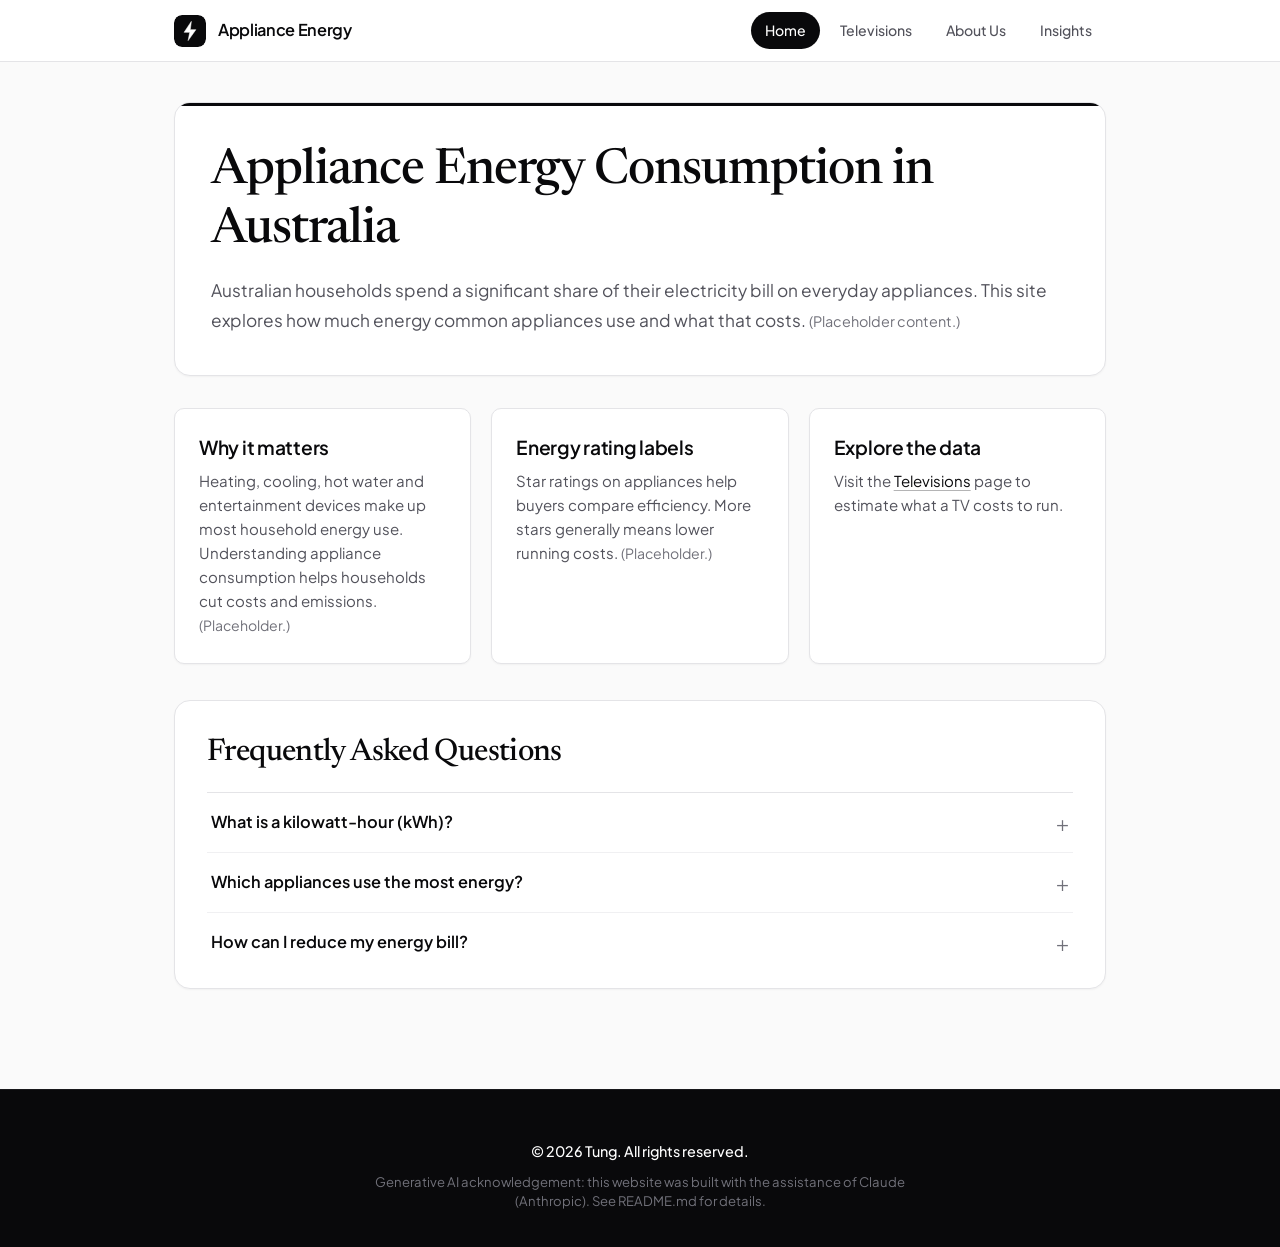
<file: index.html>
<!DOCTYPE html>
<html lang="en">

<head>
  <meta charset="UTF-8">
  <meta name="viewport" content="width=device-width, initial-scale=1">
  <title>Home | Appliance Energy Consumption Website</title>
  <link rel="icon" href="assets/img/logo.svg" type="image/svg+xml">
  <link rel="preconnect" href="https://fonts.googleapis.com">
  <link rel="preconnect" href="https://fonts.gstatic.com" crossorigin>
  <link
    href="https://fonts.googleapis.com/css2?family=Newsreader:ital,opsz,wght@0,6..72,400;0,6..72,500;0,6..72,600;1,6..72,400&family=Plus+Jakarta+Sans:wght@300;400;500;600;700&display=swap"
    rel="stylesheet">
  <link rel="stylesheet" href="assets/css/style.css">
</head>

<body>
  <header class="site-header">
    <nav class="navbar" aria-label="Main navigation">
      <a class="logo-link" href="index.html" aria-label="Go to Home page">
        <img src="assets/img/logo.svg" alt="Power logo" class="logo">
        <span class="site-name">Appliance Energy</span>
      </a>
      <ul class="nav-links">
        <li><a href="index.html" class="active" aria-current="page">Home</a></li>
        <li><a href="televisions.html">Televisions</a></li>
        <li><a href="about.html">About Us</a></li>
        <li><a href="insights.html">Insights</a></li>
      </ul>
    </nav>
  </header>

  <main class="container">
    <section class="hero">
      <h1>Appliance Energy Consumption in Australia</h1>
      <p>Australian households spend a significant share of their electricity bill on everyday appliances. This site
        explores how much energy common appliances use and what that costs. <em>(Placeholder content.)</em></p>
    </section>

    <section class="cards">
      <article class="card">
        <h2>Why it matters</h2>
        <p>Heating, cooling, hot water and entertainment devices make up most household energy use. Understanding
          appliance consumption helps households cut costs and emissions. <em>(Placeholder.)</em></p>
      </article>
      <article class="card">
        <h2>Energy rating labels</h2>
        <p>Star ratings on appliances help buyers compare efficiency. More stars generally means lower running costs.
          <em>(Placeholder.)</em></p>
      </article>
      <article class="card">
        <h2>Explore the data</h2>
        <p>Visit the <a href="televisions.html">Televisions</a> page to estimate what a TV costs to run.</p>
      </article>
    </section>

    <section class="faq" aria-labelledby="faq-title">
      <h2 id="faq-title">Frequently Asked Questions</h2>

      <div class="faq-item">
        <h3><button class="faq-question" aria-expanded="false" aria-controls="faq-1">What is a kilowatt-hour
            (kWh)?</button></h3>
        <div class="faq-answer" id="faq-1" hidden>
          <p>A kilowatt-hour is the energy used by a 1,000 W appliance running for one hour. Electricity is billed per
            kWh. <em>(Placeholder text.)</em></p>
        </div>
      </div>

      <div class="faq-item">
        <h3><button class="faq-question" aria-expanded="false" aria-controls="faq-2">Which appliances use the most
            energy?</button></h3>
        <div class="faq-answer" id="faq-2" hidden>
          <p>Typically heating and cooling systems, hot water systems, refrigerators and clothes dryers.
            <em>(Placeholder text.)</em></p>
        </div>
      </div>

      <div class="faq-item">
        <h3><button class="faq-question" aria-expanded="false" aria-controls="faq-3">How can I reduce my energy
            bill?</button></h3>
        <div class="faq-answer" id="faq-3" hidden>
          <p>Choose efficient appliances, switch off standby power, and use appliances during off-peak periods.
            <em>(Placeholder text.)</em></p>
        </div>
      </div>
    </section>
  </main>

  <footer class="site-footer">
    <p>&copy; <span id="year">2026</span> Tung. All rights reserved.</p>
    <p class="ai-note">Generative AI acknowledgement: this website was built with the assistance of Claude (Anthropic).
      See README.md for details.</p>
  </footer>

  <script src="assets/js/main.js"></script>
</body>

</html>
</file>
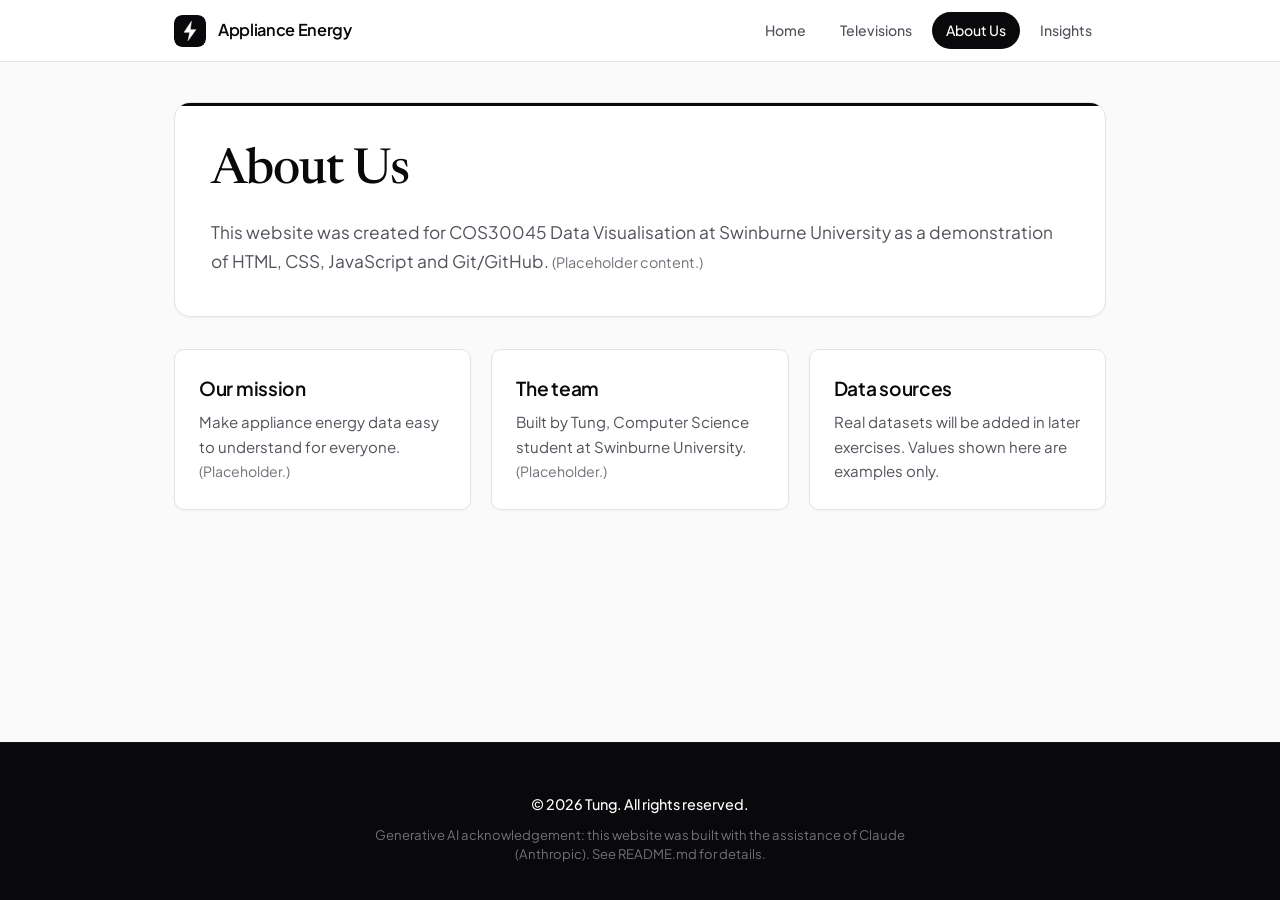
<file: about.html>
<!DOCTYPE html>
<html lang="en">
<head>
  <meta charset="UTF-8">
  <meta name="viewport" content="width=device-width, initial-scale=1">
  <title>About Us | Appliance Energy Consumption Website</title>
  <link rel="icon" href="assets/img/logo.svg" type="image/svg+xml">
  <link rel="preconnect" href="https://fonts.googleapis.com">
  <link rel="preconnect" href="https://fonts.gstatic.com" crossorigin>
  <link href="https://fonts.googleapis.com/css2?family=Newsreader:ital,opsz,wght@0,6..72,400;0,6..72,500;0,6..72,600;1,6..72,400&family=Plus+Jakarta+Sans:wght@300;400;500;600;700&display=swap" rel="stylesheet">
  <link rel="stylesheet" href="assets/css/style.css">
</head>
<body>
  <header class="site-header">
    <nav class="navbar" aria-label="Main navigation">
      <a class="logo-link" href="index.html" aria-label="Go to Home page">
        <img src="assets/img/logo.svg" alt="Power logo" class="logo">
        <span class="site-name">Appliance Energy</span>
      </a>
      <ul class="nav-links">
        <li><a href="index.html">Home</a></li>
        <li><a href="televisions.html">Televisions</a></li>
        <li><a href="about.html" class="active" aria-current="page">About Us</a></li>
        <li><a href="insights.html">Insights</a></li>
      </ul>
    </nav>
  </header>

  <main class="container">
    <section class="hero">
      <h1>About Us</h1>
      <p>This website was created for COS30045 Data Visualisation at Swinburne University as a demonstration of HTML, CSS, JavaScript and Git/GitHub. <em>(Placeholder content.)</em></p>
    </section>

    <section class="cards">
      <article class="card">
        <h2>Our mission</h2>
        <p>Make appliance energy data easy to understand for everyone. <em>(Placeholder.)</em></p>
      </article>
      <article class="card">
        <h2>The team</h2>
        <p>Built by Tung, Computer Science student at Swinburne University. <em>(Placeholder.)</em></p>
      </article>
      <article class="card">
        <h2>Data sources</h2>
        <p>Real datasets will be added in later exercises. Values shown here are examples only.</p>
      </article>
    </section>
  </main>

  <footer class="site-footer">
    <p>&copy; <span id="year">2026</span> Tung. All rights reserved.</p>
    <p class="ai-note">Generative AI acknowledgement: this website was built with the assistance of Claude (Anthropic). See README.md for details.</p>
  </footer>

  <script src="assets/js/main.js"></script>
</body>
</html>
</file>
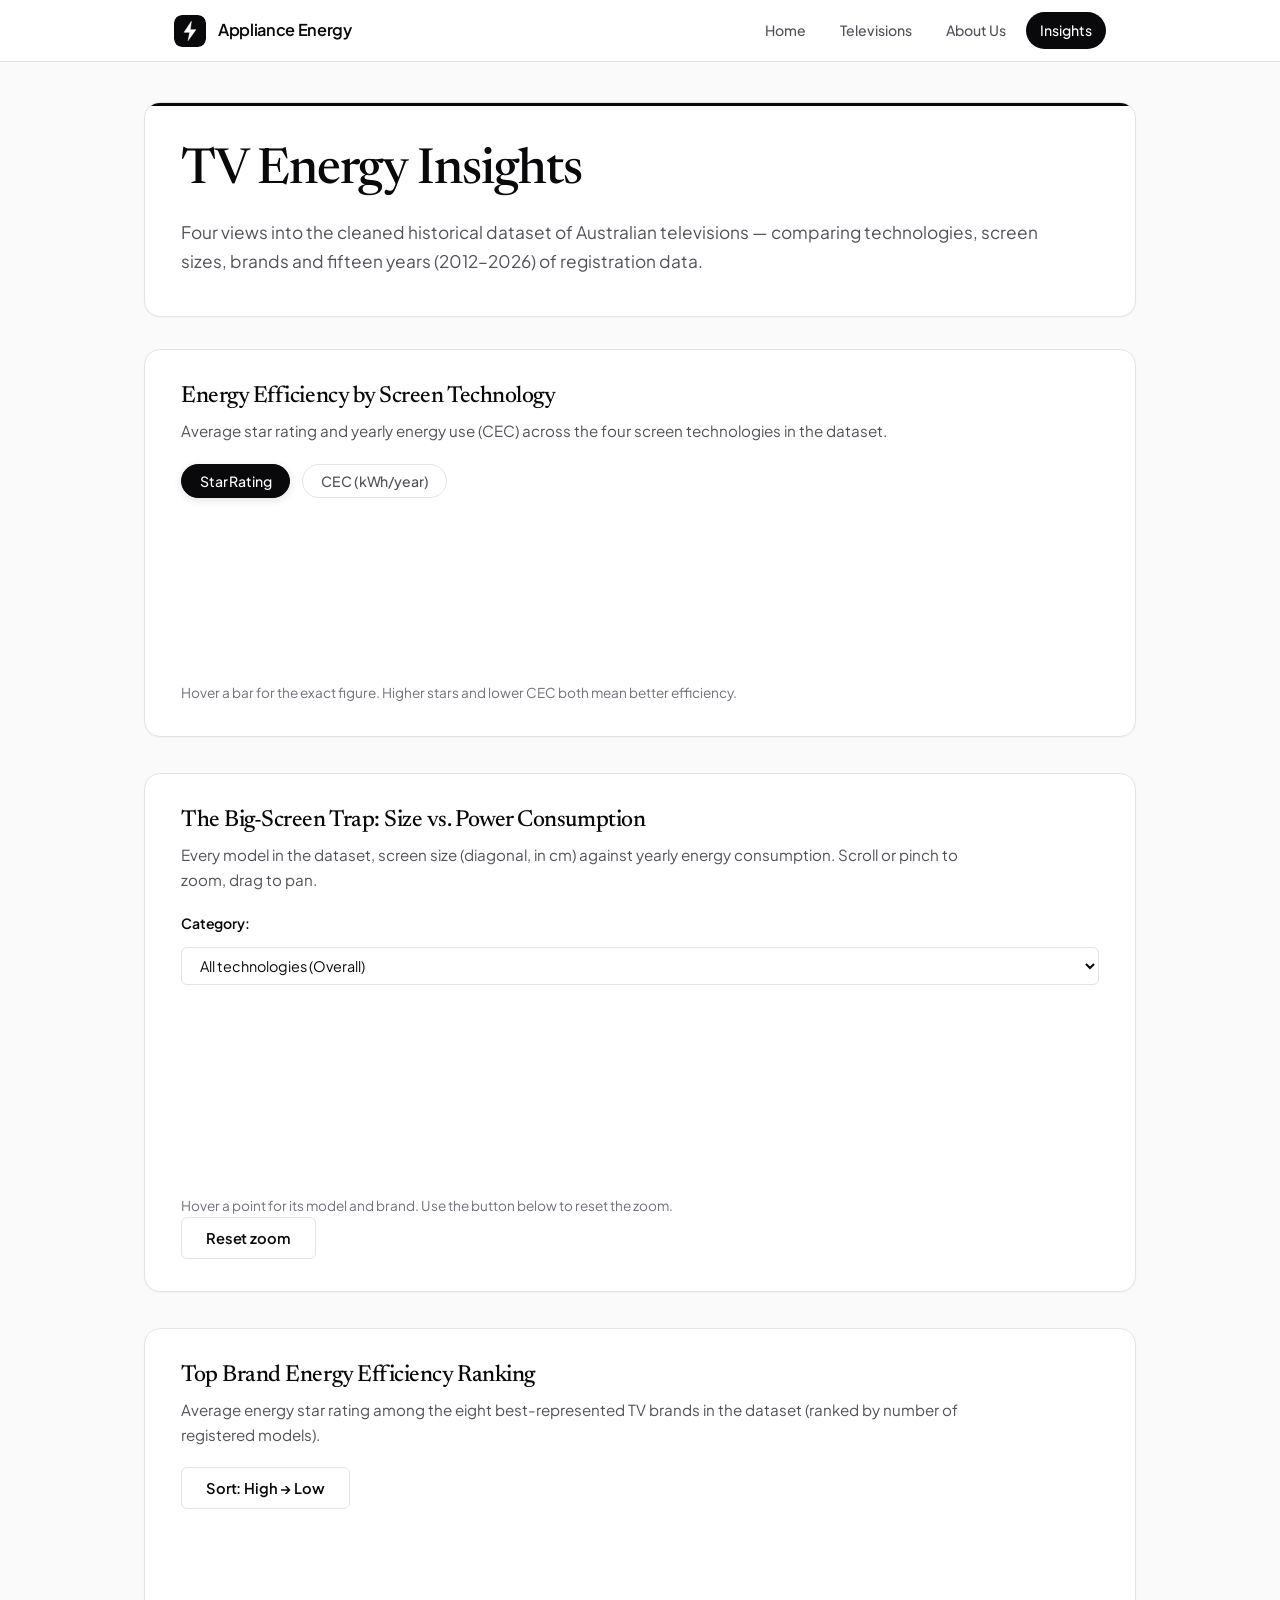
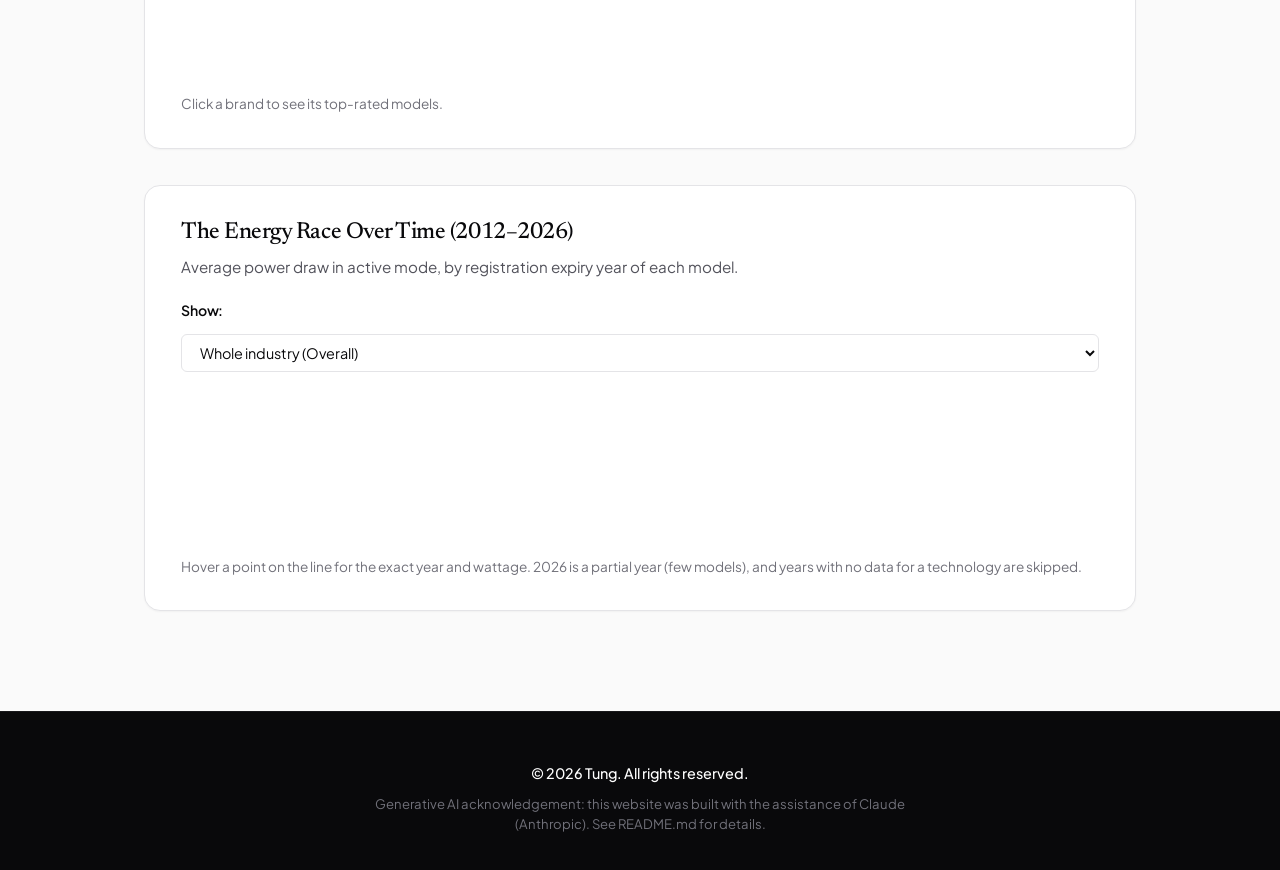
<file: insights.html>
<!DOCTYPE html>
<html lang="en">

<head>
  <meta charset="UTF-8">
  <meta name="viewport" content="width=device-width, initial-scale=1">
  <title>Insights | Appliance Energy Consumption Website</title>
  <link rel="icon" href="assets/img/logo.svg" type="image/svg+xml">
  <link rel="preconnect" href="https://fonts.googleapis.com">
  <link rel="preconnect" href="https://fonts.gstatic.com" crossorigin>
  <link
    href="https://fonts.googleapis.com/css2?family=Newsreader:ital,opsz,wght@0,6..72,400;0,6..72,500;0,6..72,600;1,6..72,400&family=Plus+Jakarta+Sans:wght@300;400;500;600;700&display=swap"
    rel="stylesheet">
  <link rel="stylesheet" href="assets/css/style.css">
  <link rel="stylesheet" href="assets/css/insights.css">
</head>

<body>
  <header class="site-header">
    <nav class="navbar" aria-label="Main navigation">
      <a class="logo-link" href="index.html" aria-label="Go to Home page">
        <img src="assets/img/logo.svg" alt="Power logo" class="logo">
        <span class="site-name">Appliance Energy</span>
      </a>
      <ul class="nav-links">
        <li><a href="index.html">Home</a></li>
        <li><a href="televisions.html">Televisions</a></li>
        <li><a href="about.html">About Us</a></li>
        <li><a href="insights.html" class="active" aria-current="page">Insights</a></li>
      </ul>
    </nav>
  </header>

  <main class="container insights-container">

    <section class="hero insights-hero">
      <h1>TV Energy Insights</h1>
      <p>Four views into the cleaned historical dataset of Australian televisions &mdash; comparing technologies, screen
        sizes, brands and fifteen years (2012&ndash;2026) of registration data.</p>
    </section>

    <!-- Grouped / toggle bar chart -->
    <section class="chart-card" id="section-bar" aria-labelledby="bar-title">
      <div class="chart-head">
        <h2 id="bar-title">Energy Efficiency by Screen Technology</h2>
        <p>Average star rating and yearly energy use (CEC) across the four screen technologies in the dataset.</p>
      </div>
      <div class="chart-controls" role="group" aria-label="Choose metric">
        <button type="button" class="chip active" data-metric="avgStar">Star Rating</button>
        <button type="button" class="chip" data-metric="avgCEC">CEC (kWh/year)</button>
      </div>
      <div class="chart-wrap">
        <svg id="chart-bar"></svg>
      </div>
      <p class="chart-footnote">Hover a bar for the exact figure. Higher stars and lower CEC both mean better
        efficiency.</p>
    </section>

    <!-- Scatter plot -->
    <section class="chart-card" id="section-scatter" aria-labelledby="scatter-title">
      <div class="chart-head">
        <h2 id="scatter-title">The Big-Screen Trap: Size vs. Power Consumption</h2>
        <p>Every model in the dataset, screen size (diagonal, in cm) against yearly energy consumption. Scroll or pinch
          to zoom, drag to pan.</p>
      </div>
      <div class="chart-controls">
        <label for="scatter-tech-select">Category:</label>
        <select id="scatter-tech-select">
          <option value="All">All technologies (Overall)</option>
          <option value="LCD">LCD</option>
          <option value="LCD (LED)">LCD (LED)</option>
          <option value="OLED">OLED</option>
          <option value="Plasma">Plasma</option>
        </select>
        <span id="scatter-count" class="chart-count"></span>
      </div>
      <div id="scatter-legend" class="legend" aria-hidden="true"></div>
      <div class="chart-wrap">
        <svg id="chart-scatter"></svg>
      </div>
      <p class="chart-footnote">Hover a point for its model and brand. Use the button below to reset the zoom.</p>
      <button type="button" class="btn btn-secondary" id="scatter-reset">Reset zoom</button>
    </section>

    <!-- Lollipop chart -->
    <section class="chart-card" id="section-brand" aria-labelledby="brand-title">
      <div class="chart-head">
        <h2 id="brand-title">Top Brand Energy Efficiency Ranking</h2>
        <p>Average energy star rating among the eight best-represented TV brands in the dataset (ranked by number of
          registered models).</p>
      </div>
      <div class="chart-controls">
        <button type="button" class="btn btn-secondary" id="brand-sort-toggle">Sort: High &rarr; Low</button>
      </div>
      <div class="chart-wrap">
        <svg id="chart-brand"></svg>
      </div>
      <p class="chart-footnote">Click a brand to see its top-rated models.</p>
      <div id="brand-detail" class="brand-detail" hidden></div>
    </section>

    <!-- Line chart -->
    <section class="chart-card" id="section-line" aria-labelledby="line-title">
      <div class="chart-head">
        <h2 id="line-title">The Energy Race Over Time (2012&ndash;2026)</h2>
        <p>Average power draw in active mode, by registration expiry year of each model.</p>
      </div>
      <div class="chart-controls">
        <label for="line-select">Show:</label>
        <select id="line-select">
          <option value="Overall">Whole industry (Overall)</option>
          <option value="LCD">LCD</option>
          <option value="LCD (LED)">LCD (LED)</option>
          <option value="OLED">OLED</option>
          <option value="Plasma">Plasma</option>
        </select>
      </div>
      <div class="chart-wrap">
        <svg id="chart-line"></svg>
      </div>
      <p class="chart-footnote">Hover a point on the line for the exact year and wattage. 2026 is a partial year (few
        models), and years with no data for a technology are skipped.</p>
    </section>

  </main>

  <footer class="site-footer">
    <p>&copy; <span id="year">2026</span> Tung. All rights reserved.</p>
    <p class="ai-note">Generative AI acknowledgement: this website was built with the assistance of Claude (Anthropic).
      See README.md for details.</p>
  </footer>

  <div id="tooltip" class="d3-tooltip" role="tooltip" hidden></div>

  <script src="https://d3js.org/d3.v7.min.js"></script>
  <script src="assets/js/main.js"></script>
  <script src="assets/js/data.js"></script>
  <script src="assets/js/insights.js"></script>
</body>

</html>
</file>
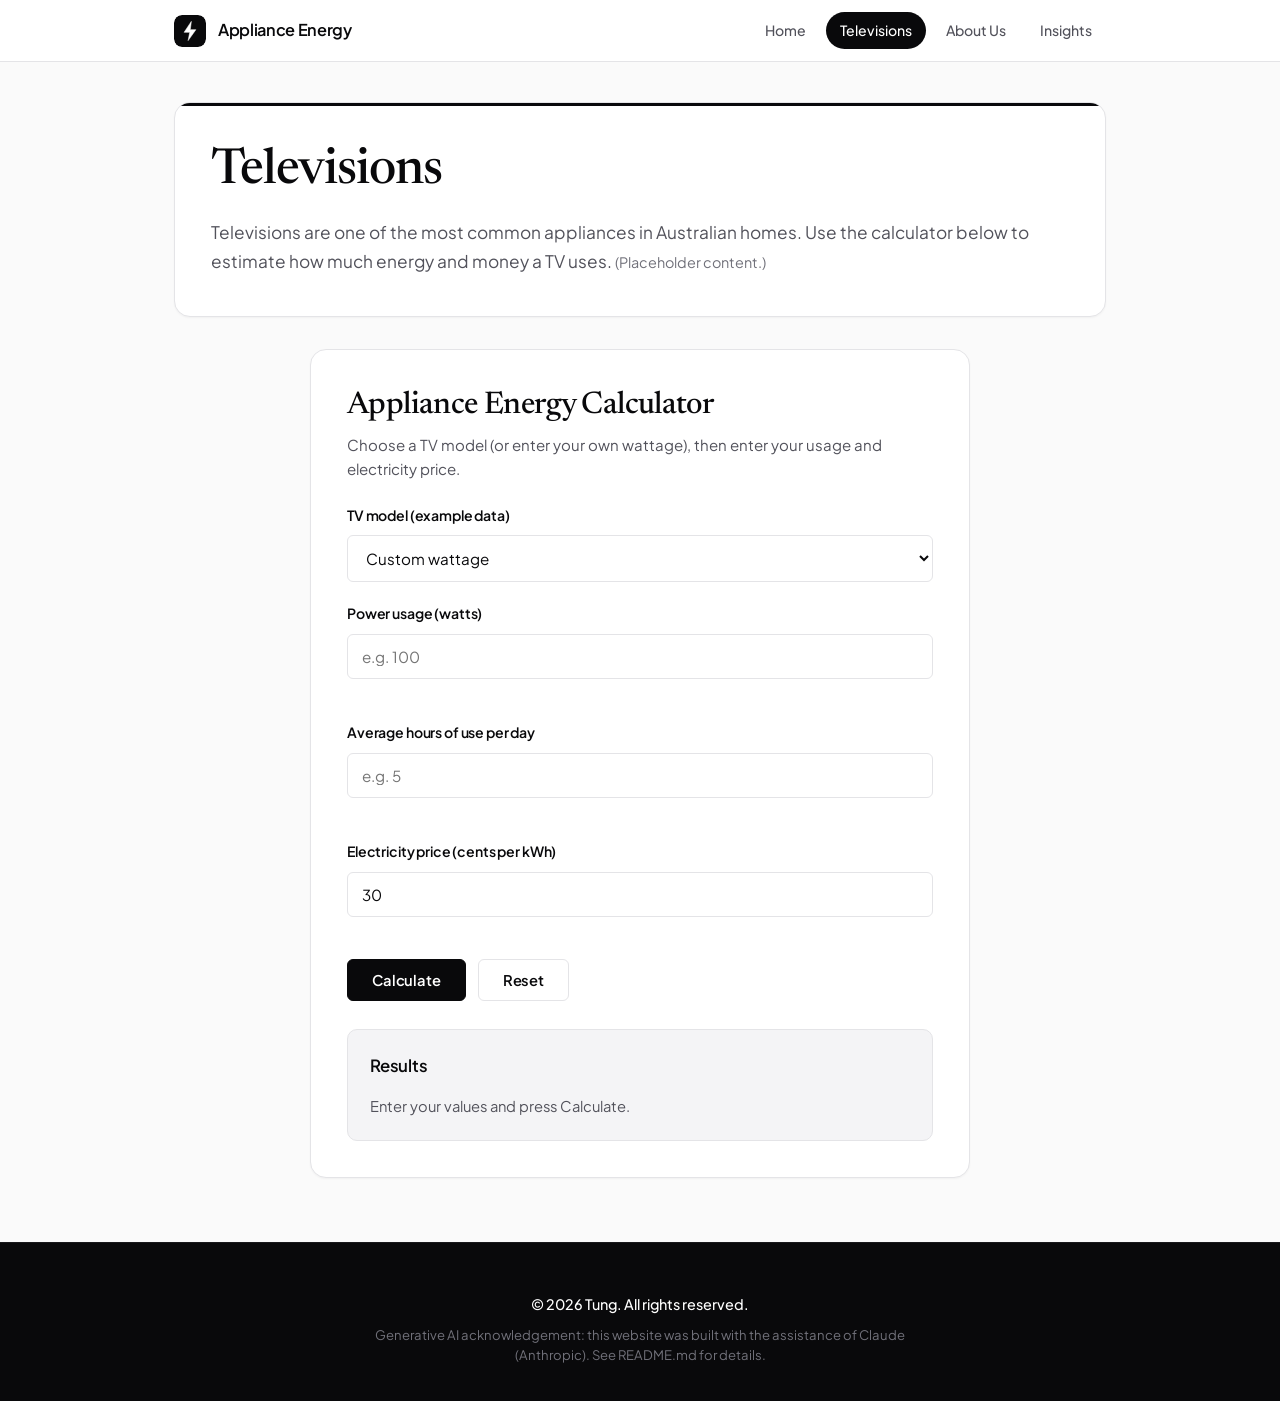
<file: televisions.html>
<!DOCTYPE html>
<html lang="en">
<head>
  <meta charset="UTF-8">
  <meta name="viewport" content="width=device-width, initial-scale=1">
  <title>Televisions | Appliance Energy Consumption Website</title>
  <link rel="icon" href="assets/img/logo.svg" type="image/svg+xml">
  <link rel="preconnect" href="https://fonts.googleapis.com">
  <link rel="preconnect" href="https://fonts.gstatic.com" crossorigin>
  <link href="https://fonts.googleapis.com/css2?family=Newsreader:ital,opsz,wght@0,6..72,400;0,6..72,500;0,6..72,600;1,6..72,400&family=Plus+Jakarta+Sans:wght@300;400;500;600;700&display=swap" rel="stylesheet">
  <link rel="stylesheet" href="assets/css/style.css">
</head>
<body>
  <header class="site-header">
    <nav class="navbar" aria-label="Main navigation">
      <a class="logo-link" href="index.html" aria-label="Go to Home page">
        <img src="assets/img/logo.svg" alt="Power logo" class="logo">
        <span class="site-name">Appliance Energy</span>
      </a>
      <ul class="nav-links">
        <li><a href="index.html">Home</a></li>
        <li><a href="televisions.html" class="active" aria-current="page">Televisions</a></li>
        <li><a href="about.html">About Us</a></li>
        <li><a href="insights.html">Insights</a></li>
      </ul>
    </nav>
  </header>

  <main class="container">
    <section class="hero">
      <h1>Televisions</h1>
      <p>Televisions are one of the most common appliances in Australian homes. Use the calculator below to estimate how much energy and money a TV uses. <em>(Placeholder content.)</em></p>
    </section>

    <section class="calculator" aria-labelledby="calc-title">
      <h2 id="calc-title">Appliance Energy Calculator</h2>
      <p class="hint">Choose a TV model (or enter your own wattage), then enter your usage and electricity price.</p>

      <form id="calc-form" novalidate>
        <div class="form-row">
          <label for="model">TV model (example data)</label>
          <select id="model" name="model">
            <option value="">Custom wattage</option>
            <option value="60">Mini LED 32" - 60 W</option>
            <option value="100">LED 43" - 100 W</option>
            <option value="150">OLED 55" - 150 W</option>
            <option value="220">QLED 65" - 220 W</option>
            <option value="300">QLED 75" - 300 W</option>
          </select>
        </div>

        <div class="form-row">
          <label for="watts">Power usage (watts)</label>
          <input type="number" id="watts" name="watts" min="1" step="any" placeholder="e.g. 100">
          <span class="error" id="watts-error" role="alert"></span>
        </div>

        <div class="form-row">
          <label for="hours">Average hours of use per day</label>
          <input type="number" id="hours" name="hours" min="0" max="24" step="any" placeholder="e.g. 5">
          <span class="error" id="hours-error" role="alert"></span>
        </div>

        <div class="form-row">
          <label for="price">Electricity price (cents per kWh)</label>
          <input type="number" id="price" name="price" min="0" step="any" value="30">
          <span class="error" id="price-error" role="alert"></span>
        </div>

        <div class="form-actions">
          <button type="submit" class="btn">Calculate</button>
          <button type="reset" class="btn btn-secondary" id="reset-btn">Reset</button>
        </div>
      </form>

      <div id="results" class="results" aria-live="polite">
        <h3>Results</h3>
        <p class="placeholder">Enter your values and press Calculate.</p>
      </div>
    </section>
  </main>

  <footer class="site-footer">
    <p>&copy; <span id="year">2026</span> Tung. All rights reserved.</p>
    <p class="ai-note">Generative AI acknowledgement: this website was built with the assistance of Claude (Anthropic). See README.md for details.</p>
  </footer>

  <script src="assets/js/main.js"></script>
  <script src="assets/js/calculator.js"></script>
</body>
</html>
</file>
<file: assets/css/style.css>
@import url('https://fonts.googleapis.com/css2?family=Newsreader:ital,opsz,wght@0,6..72,400;0,6..72,500;0,6..72,600;1,6..72,400&family=Plus+Jakarta+Sans:wght@300;400;500;600;700&display=swap');

:root {
  /* Surface & Canvas */
  --bg-canvas: #FAFAFA;
  --bg-surface: #FFFFFF;
  --bg-subtle: #F4F4F6;
  --bg-dark: #09090B;
  --bg-dark-surface: #18181B;

  /* Monochromatic Text Palette */
  --color-black: #09090B;
  --color-charcoal: #18181B;
  --color-muted: #52525B;
  --color-light-muted: #71717A;
  --color-white: #FFFFFF;

  /* Borders & Dividers */
  --border-subtle: #F0F0F2;
  --border-default: #E4E4E7;
  --border-dark: #09090B;

  /* Functional / Status */
  --error: #DC2626;
  --error-bg: #FEF2F2;

  /* Shadows */
  --shadow-sm: 0 1px 2px rgba(0, 0, 0, 0.04);
  --shadow-md: 0 4px 20px -2px rgba(0, 0, 0, 0.05);
  --shadow-lg: 0 12px 32px -4px rgba(0, 0, 0, 0.08);
  --shadow-card-hover: 0 16px 36px -6px rgba(0, 0, 0, 0.09);

  /* Radii */
  --radius-sm: 6px;
  --radius-md: 10px;
  --radius-lg: 16px;
  --radius-full: 9999px;

  /* Typography */
  --font-sans: 'Plus Jakarta Sans', -apple-system, BlinkMacSystemFont, "Segoe UI", Roboto, sans-serif;
  --font-display: 'Newsreader', Georgia, Cambria, 'Times New Roman', serif;
}

/* Global Reset & Base */
*,
*::before,
*::after {
  box-sizing: border-box;
}

html {
  scroll-behavior: smooth;
  -webkit-font-smoothing: antialiased;
  -moz-osx-font-smoothing: grayscale;
  max-width: 100%;
  overflow-x: hidden;
}

body {
  margin: 0;
  font-family: var(--font-sans);
  font-size: 1rem;
  line-height: 1.65;
  color: var(--color-charcoal);
  background-color: var(--bg-canvas);
  display: flex;
  flex-direction: column;
  min-height: 100vh;
  max-width: 100%;
  overflow-x: hidden;
}

::selection {
  background: var(--color-black);
  color: var(--color-white);
}

img,
svg {
  max-width: 100%;
  height: auto;
}

/* Layout Container */
.container {
  width: 100%;
  max-width: 980px;
  margin: 0 auto;
  padding: 40px 24px 64px;
  flex: 1;
  min-width: 0;
}

/* Headings & Links */
h1,
h2,
h3,
h4 {
  color: var(--color-black);
  margin-top: 0;
  font-weight: 500;
  letter-spacing: -0.02em;
  overflow-wrap: break-word;
  word-break: break-word;
}

h1 {
  font-family: var(--font-display);
  font-size: clamp(1.85rem, 5vw, 3.1rem);
  line-height: 1.18;
  margin-bottom: 16px;
}

h2 {
  font-family: var(--font-display);
  font-size: clamp(1.4rem, 3.2vw, 1.95rem);
  line-height: 1.25;
  margin-bottom: 14px;
}

h3 {
  font-family: var(--font-sans);
  font-size: 1.15rem;
  font-weight: 600;
  margin-bottom: 8px;
}

a {
  color: var(--color-black);
  text-decoration: underline;
  text-underline-offset: 3px;
  text-decoration-thickness: 1px;
  text-decoration-color: rgba(9, 9, 11, 0.3);
  transition: text-decoration-color 0.2s ease, color 0.2s ease;
}

a:hover {
  text-decoration-color: var(--color-black);
}

/* ==========================================================================
   Header & Navigation
   ========================================================================== */
.site-header {
  background: rgba(255, 255, 255, 0.94);
  backdrop-filter: blur(16px);
  -webkit-backdrop-filter: blur(16px);
  border-bottom: 1px solid var(--border-default);
  position: sticky;
  top: 0;
  z-index: 100;
  width: 100%;
  transition: border-color 0.2s ease;
}

.navbar {
  max-width: 980px;
  margin: 0 auto;
  padding: 12px 24px;
  display: flex;
  align-items: center;
  justify-content: space-between;
  flex-wrap: wrap;
  gap: 12px;
}

.logo-link {
  display: flex;
  align-items: center;
  gap: 12px;
  text-decoration: none;
  color: var(--color-black);
  font-weight: 600;
  font-size: 1.02rem;
  letter-spacing: -0.01em;
  flex-shrink: 0;
}

.logo {
  width: 32px;
  height: 32px;
  display: block;
  border-radius: 8px;
  flex-shrink: 0;
}

.site-name {
  font-family: var(--font-sans);
  font-weight: 600;
  letter-spacing: -0.02em;
  white-space: nowrap;
}

.nav-links {
  list-style: none;
  margin: 0;
  padding: 0;
  display: flex;
  align-items: center;
  flex-wrap: wrap;
  gap: 6px;
}

.nav-links a {
  display: inline-block;
  padding: 7px 14px;
  border-radius: var(--radius-full);
  text-decoration: none;
  color: var(--color-muted);
  font-size: 0.88rem;
  font-weight: 500;
  white-space: nowrap;
  transition: all 0.2s ease;
}

.nav-links a:hover {
  color: var(--color-black);
  background: var(--bg-subtle);
}

.nav-links a.active {
  background: var(--color-black);
  color: var(--color-white);
  font-weight: 500;
}

/* Focus Visibility */
:focus-visible {
  outline: 2px solid var(--color-black);
  outline-offset: 3px;
}

/* ==========================================================================
   Hero Section
   ========================================================================== */
.hero {
  background: var(--bg-surface);
  border: 1px solid var(--border-default);
  border-radius: var(--radius-lg);
  padding: 40px 36px;
  margin-bottom: 32px;
  box-shadow: var(--shadow-sm);
  position: relative;
  overflow: hidden;
  min-width: 0;
}

.hero::after {
  content: "";
  position: absolute;
  top: 0;
  left: 0;
  width: 100%;
  height: 3px;
  background: var(--color-black);
}

.hero h1 {
  margin-top: 0;
  color: var(--color-black);
}

.hero p {
  color: var(--color-muted);
  font-size: 1.08rem;
  line-height: 1.7;
  max-width: 68ch;
  margin: 0;
  overflow-wrap: break-word;
}

.hero em {
  font-style: normal;
  color: var(--color-light-muted);
  font-size: 0.9rem;
}

/* ==========================================================================
   Card Grid
   ========================================================================== */
.cards {
  display: grid;
  grid-template-columns: repeat(auto-fit, minmax(min(100%, 260px), 1fr));
  gap: 20px;
  margin-bottom: 36px;
  min-width: 0;
}

.card {
  background: var(--bg-surface);
  border: 1px solid var(--border-default);
  border-radius: var(--radius-md);
  padding: 26px 24px;
  box-shadow: var(--shadow-sm);
  transition: transform 0.25s ease, border-color 0.25s ease, box-shadow 0.25s ease;
  display: flex;
  flex-direction: column;
  min-width: 0;
}

.card:hover {
  transform: translateY(-3px);
  border-color: #A1A1AA;
  box-shadow: var(--shadow-card-hover);
}

.card h2 {
  font-family: var(--font-sans);
  font-size: 1.2rem;
  font-weight: 600;
  margin-top: 0;
  margin-bottom: 10px;
  letter-spacing: -0.015em;
}

.card p {
  color: var(--color-muted);
  font-size: 0.94rem;
  line-height: 1.6;
  margin: 0;
  flex: 1;
  overflow-wrap: break-word;
}

.card em {
  font-style: normal;
  color: var(--color-light-muted);
  font-size: 0.88rem;
}

/* ==========================================================================
   FAQ Accordion
   ========================================================================== */
.faq {
  background: var(--bg-surface);
  border: 1px solid var(--border-default);
  border-radius: var(--radius-lg);
  padding: 32px 32px 16px;
  box-shadow: var(--shadow-sm);
  margin-bottom: 36px;
  min-width: 0;
}

.faq h2 {
  margin-bottom: 20px;
}

.faq-item {
  border: none;
  border-top: 1px solid var(--border-subtle);
  background: transparent;
  margin: 0;
  border-radius: 0;
}

.faq-item:first-of-type {
  border-top: 1px solid var(--border-default);
}

.faq-item h3 {
  margin: 0;
}

.faq-question {
  width: 100%;
  text-align: left;
  padding: 18px 4px;
  border: none;
  cursor: pointer;
  background: transparent;
  color: var(--color-black);
  font-size: 1.02rem;
  font-weight: 600;
  font-family: var(--font-sans);
  display: flex;
  justify-content: space-between;
  align-items: center;
  gap: 14px;
  transition: color 0.2s ease;
  line-height: 1.4;
}

.faq-question::after {
  content: "+";
  font-size: 1.35rem;
  font-weight: 300;
  line-height: 1;
  color: var(--color-light-muted);
  flex-shrink: 0;
  transition: transform 0.25s ease, color 0.2s ease;
}

.faq-question[aria-expanded="true"]::after {
  transform: rotate(45deg);
  color: var(--color-black);
}

.faq-question:hover {
  color: var(--color-black);
  background: transparent;
}

.faq-question:hover::after {
  color: var(--color-black);
}

.faq-answer {
  padding: 0 4px 20px;
  color: var(--color-muted);
  font-size: 0.94rem;
  line-height: 1.65;
  max-width: 68ch;
  overflow-wrap: break-word;
}

.faq-answer[hidden] {
  display: none;
}

/* ==========================================================================
   Calculator Form & Results
   ========================================================================== */
.calculator {
  background: var(--bg-surface);
  border: 1px solid var(--border-default);
  border-radius: var(--radius-lg);
  padding: 36px;
  box-shadow: var(--shadow-sm);
  max-width: 660px;
  margin: 0 auto;
  min-width: 0;
}

.calculator h2 {
  margin-bottom: 8px;
}

.hint {
  color: var(--color-muted);
  font-size: 0.94rem;
  margin-top: 0;
  margin-bottom: 24px;
  line-height: 1.55;
}

.form-row {
  display: flex;
  flex-direction: column;
  margin-bottom: 20px;
  min-width: 0;
}

label {
  font-size: 0.88rem;
  font-weight: 600;
  margin-bottom: 8px;
  color: var(--color-black);
  letter-spacing: -0.01em;
}

input,
select {
  width: 100%;
  max-width: 100%;
  padding: 12px 14px;
  font-size: 0.95rem;
  font-family: var(--font-sans);
  border: 1px solid var(--border-default);
  border-radius: var(--radius-sm);
  background: var(--bg-surface);
  color: var(--color-black);
  transition: border-color 0.2s ease, box-shadow 0.2s ease;
}

input:focus,
select:focus {
  border-color: var(--color-black);
  box-shadow: 0 0 0 3px rgba(9, 9, 11, 0.08);
  outline: none;
}

input.invalid {
  border-color: var(--error);
  background: var(--error-bg);
}

.error {
  color: var(--error);
  font-size: 0.84rem;
  min-height: 1.25em;
  margin-top: 6px;
  font-weight: 500;
}

.form-actions {
  display: flex;
  gap: 12px;
  margin-top: 8px;
  flex-wrap: wrap;
}

.btn {
  padding: 11px 24px;
  font-size: 0.92rem;
  font-weight: 600;
  font-family: var(--font-sans);
  cursor: pointer;
  border-radius: var(--radius-sm);
  border: 1px solid var(--color-black);
  background: var(--color-black);
  color: var(--color-white);
  transition: all 0.2s cubic-bezier(0.16, 1, 0.3, 1);
  letter-spacing: -0.01em;
  text-align: center;
}

.btn:hover {
  background: var(--color-charcoal);
  border-color: var(--color-charcoal);
  transform: translateY(-1px);
  box-shadow: 0 4px 12px rgba(0, 0, 0, 0.12);
}

.btn-secondary {
  background: var(--bg-surface);
  color: var(--color-black);
  border: 1px solid var(--border-default);
}

.btn-secondary:hover {
  background: var(--bg-subtle);
  border-color: #D4D4D8;
  transform: translateY(-1px);
  box-shadow: none;
}

/* Results Panel */
.results {
  margin-top: 28px;
  background: var(--bg-subtle);
  border: 1px solid var(--border-default);
  border-radius: var(--radius-md);
  padding: 22px;
  min-width: 0;
}

.results h3 {
  margin-top: 0;
  margin-bottom: 14px;
  font-size: 1.05rem;
  letter-spacing: -0.01em;
}

.results dl {
  display: grid;
  grid-template-columns: 1fr auto;
  row-gap: 10px;
  column-gap: 16px;
  margin: 0;
  font-variant-numeric: tabular-nums;
  min-width: 0;
}

.results dt {
  font-weight: 500;
  color: var(--color-muted);
  font-size: 0.92rem;
  padding: 6px 0;
  border-bottom: 1px solid rgba(0, 0, 0, 0.05);
  overflow-wrap: break-word;
}

.results dd {
  margin: 0;
  font-weight: 700;
  color: var(--color-black);
  text-align: right;
  font-size: 1.02rem;
  padding: 6px 0;
  border-bottom: 1px solid rgba(0, 0, 0, 0.05);
  white-space: nowrap;
}

.results .placeholder {
  color: var(--color-muted);
  font-size: 0.92rem;
  margin: 0;
}

/* ==========================================================================
   Footer
   ========================================================================== */
.site-footer {
  background: var(--bg-dark);
  color: #A1A1AA;
  text-align: center;
  padding: 44px 20px 36px;
  margin-top: auto;
  border-top: 1px solid var(--color-charcoal);
  font-size: 0.9rem;
}

.site-footer p {
  margin: 6px 0;
}

.site-footer p:first-child {
  color: var(--color-white);
  font-weight: 500;
}

.ai-note {
  font-size: 0.82rem;
  color: #71717A;
  max-width: 60ch;
  margin: 8px auto 0 !important;
  line-height: 1.5;
}

/* ==========================================================================
   Responsive Breakpoints
   ========================================================================== */
@media (max-width: 768px) {
  .container {
    padding: 32px 18px 52px;
  }

  .navbar {
    padding: 12px 18px;
  }

  .hero {
    padding: 32px 24px;
  }
}

@media (max-width: 580px) {
  .navbar {
    padding: 10px 14px;
    flex-direction: column;
    align-items: center;
    gap: 10px;
  }

  .logo-link {
    justify-content: center;
  }

  .nav-links {
    width: 100%;
    justify-content: center;
    gap: 4px;
  }

  .nav-links a {
    padding: 6px 11px;
    font-size: 0.82rem;
  }

  .hero {
    padding: 24px 18px;
    border-radius: var(--radius-md);
  }

  .hero h1 {
    font-size: 1.8rem;
  }

  .hero p {
    font-size: 0.98rem;
  }

  .calculator {
    padding: 22px 16px;
    border-radius: var(--radius-md);
  }

  .faq {
    padding: 22px 16px 12px;
    border-radius: var(--radius-md);
  }

  .faq-question {
    font-size: 0.96rem;
    padding: 15px 2px;
  }

  .form-actions {
    flex-direction: column;
  }

  .form-actions .btn {
    width: 100%;
  }

  .site-footer {
    padding: 36px 16px 28px;
  }
}

@media (max-width: 380px) {
  .container {
    padding: 20px 12px 36px;
  }

  .nav-links a {
    padding: 5px 8px;
    font-size: 0.76rem;
  }

  .site-name {
    font-size: 0.95rem;
  }

  .results dl {
    grid-template-columns: 1fr;
    row-gap: 2px;
  }

  .results dd {
    text-align: left;
    padding-top: 0;
    padding-bottom: 8px;
  }
}
</file>
<file: assets/css/insights.css>
:root {
  --tech-lcd: #71717A;
  --tech-led: #18181B;
  --tech-oled: #2563EB;
  --tech-plasma: #E11D48;
}

.insights-container {
  max-width: 1040px;
}

.insights-hero p {
  max-width: 68ch;
}

/* Chart Cards */
.chart-card {
  background: var(--bg-surface);
  border: 1px solid var(--border-default);
  border-radius: var(--radius-lg);
  padding: 32px 36px;
  margin-bottom: 36px;
  box-shadow: var(--shadow-sm);
}

.chart-head h2 {
  margin: 0 0 8px;
  font-size: 1.45rem;
}

.chart-head p {
  margin: 0 0 20px;
  max-width: 72ch;
  color: var(--color-muted);
  font-size: 0.95rem;
  line-height: 1.6;
}

/* Controls */
.chart-controls {
  display: flex;
  align-items: center;
  gap: 12px;
  flex-wrap: wrap;
  margin-bottom: 18px;
}

.chart-controls label {
  font-weight: 600;
  font-size: 0.88rem;
  color: var(--color-black);
  margin-bottom: 0;
}

.chart-count {
  font-size: 0.84rem;
  color: var(--color-light-muted);
  font-variant-numeric: tabular-nums;
  margin-left: 6px;
}

.chart-controls select {
  padding: 8px 14px;
  border: 1px solid var(--border-default);
  border-radius: var(--radius-sm);
  background: var(--bg-surface);
  font-family: var(--font-sans);
  font-size: 0.9rem;
  color: var(--color-black);
  cursor: pointer;
}

/* Filter Chips / Metric Toggle */
.chip {
  padding: 7px 18px;
  border-radius: var(--radius-full);
  border: 1px solid var(--border-default);
  background: var(--bg-surface);
  color: var(--color-muted);
  font-weight: 500;
  font-family: var(--font-sans);
  cursor: pointer;
  font-size: 0.88rem;
  letter-spacing: -0.01em;
  transition: all 0.2s cubic-bezier(0.16, 1, 0.3, 1);
}

.chip:hover {
  background: var(--bg-subtle);
  color: var(--color-black);
  border-color: #D4D4D8;
}

.chip.active {
  background: var(--color-black);
  color: var(--color-white);
  border-color: var(--color-black);
  box-shadow: 0 2px 8px rgba(0, 0, 0, 0.12);
}

/* Chart Canvas Wrap */
.chart-wrap {
  width: 100%;
  overflow-x: auto;
}

.chart-wrap svg {
  width: 100%;
  height: auto;
  display: block;
}

.chart-footnote {
  margin: 16px 0 0;
  font-size: 0.85rem;
  color: var(--color-light-muted);
}

/* Legend */
.legend {
  display: flex;
  flex-wrap: wrap;
  gap: 16px;
  margin-bottom: 14px;
  font-size: 0.85rem;
  color: var(--color-muted);
}

.legend-item {
  display: flex;
  align-items: center;
  gap: 8px;
  font-weight: 500;
}

.legend-swatch {
  width: 10px;
  height: 10px;
  border-radius: 50%;
  display: inline-block;
}

/* Modern D3 Tooltip */
.d3-tooltip {
  position: fixed;
  pointer-events: none;
  z-index: 1000;
  background: rgba(9, 9, 11, 0.94);
  backdrop-filter: blur(10px);
  -webkit-backdrop-filter: blur(10px);
  color: #FAFAFA;
  padding: 10px 14px;
  border-radius: 8px;
  font-size: 0.84rem;
  line-height: 1.45;
  max-width: 240px;
  border: 1px solid rgba(255, 255, 255, 0.12);
  box-shadow: 0 10px 28px rgba(0, 0, 0, 0.25);
  font-family: var(--font-sans);
}

.d3-tooltip strong {
  color: #FFFFFF;
  font-weight: 600;
}

/* Axes & Grids */
.axis path,
.axis line {
  stroke: var(--border-default);
  opacity: 0.9;
}

.axis text {
  fill: var(--color-muted);
  font-size: 0.78rem;
  font-family: var(--font-sans);
}

.grid line {
  stroke: #09090B;
  opacity: 0.05;
  stroke-dasharray: 2 3;
}

.grid path {
  display: none;
}

/* Bar Chart */
.bar {
  transition: opacity 0.2s ease;
  rx: 3px;
}

.bar:hover {
  opacity: 0.85;
}

.bar-value-label {
  font-size: 0.82rem;
  fill: var(--color-black);
  font-weight: 600;
  font-variant-numeric: tabular-nums;
  font-family: var(--font-sans);
}

/* Scatter Plot */
.scatter-dot {
  stroke: #FFFFFF;
  stroke-width: 0.5;
  opacity: 0.72;
  cursor: pointer;
  r: calc(3.4px / var(--zoom-k, 1));
  transition: opacity 0.15s ease;
}

.scatter-dot:hover {
  opacity: 1;
  stroke: var(--color-black);
  stroke-width: 2;
}

.zoom-rect {
  cursor: grab;
}

.zoom-rect:active {
  cursor: grabbing;
}

/* Lollipop Chart */
.lollipop-line {
  stroke: var(--border-default);
  stroke-width: 2;
}

.lollipop-dot {
  fill: var(--color-black);
  stroke: var(--color-black);
  stroke-width: 1.5;
  cursor: pointer;
  transition: r 0.2s ease, fill 0.2s ease;
}

.lollipop-dot:hover {
  r: 8.5;
}

.lollipop-dot.selected {
  fill: var(--color-black);
  stroke: var(--color-black);
  filter: drop-shadow(0 0 6px rgba(0, 0, 0, 0.35));
}

.lollipop-label {
  font-size: 0.88rem;
  fill: var(--color-black);
  font-weight: 500;
  font-family: var(--font-sans);
}

.lollipop-value {
  font-size: 0.82rem;
  fill: var(--color-muted);
  font-weight: 600;
  font-variant-numeric: tabular-nums;
  font-family: var(--font-sans);
}

.brand-detail {
  margin-top: 20px;
  padding: 18px 22px;
  background: var(--bg-subtle);
  border: 1px solid var(--border-default);
  border-radius: var(--radius-md);
}

.brand-detail h3 {
  margin: 0 0 10px;
  font-size: 1rem;
  color: var(--color-black);
  font-weight: 600;
}

.brand-detail ul {
  margin: 0;
  padding-left: 20px;
}

.brand-detail li {
  margin-bottom: 4px;
  font-size: 0.9rem;
  color: var(--color-muted);
}

/* Line Chart */
.trend-line {
  fill: none;
  stroke: var(--color-black);
  stroke-width: 2.2;
}

.trend-dot {
  fill: #FFFFFF;
  stroke: var(--color-black);
  stroke-width: 2.5;
  cursor: pointer;
  transition: all 0.2s ease;
}

.trend-dot:hover {
  fill: var(--color-black);
  r: 6;
}

@media (max-width: 768px) {
  .chart-card {
    padding: 24px 20px;
    margin-bottom: 28px;
  }

  .chart-head h2 {
    font-size: 1.25rem;
  }
}

@media (max-width: 580px) {
  .chart-card {
    padding: 18px 14px;
    border-radius: var(--radius-md);
    margin-bottom: 22px;
  }

  .chart-head h2 {
    font-size: 1.15rem;
  }

  .chart-head p {
    font-size: 0.88rem;
    margin-bottom: 14px;
  }

  .chart-controls {
    gap: 8px;
    margin-bottom: 14px;
  }

  .chart-controls label {
    font-size: 0.84rem;
  }

  .chart-controls select {
    width: 100%;
    font-size: 0.88rem;
    padding: 8px 10px;
  }

  .chip {
    padding: 6px 12px;
    font-size: 0.82rem;
  }

  .legend {
    gap: 10px;
    font-size: 0.8rem;
    margin-bottom: 10px;
  }

  .chart-footnote {
    font-size: 0.8rem;
    margin-top: 12px;
  }

  .brand-detail {
    padding: 14px 14px;
  }

  .brand-detail h3 {
    font-size: 0.92rem;
  }

  .brand-detail li {
    font-size: 0.84rem;
  }

  .lollipop-label {
    font-size: 0.78rem;
  }

  #scatter-reset {
    width: 100%;
  }
}
</file>
